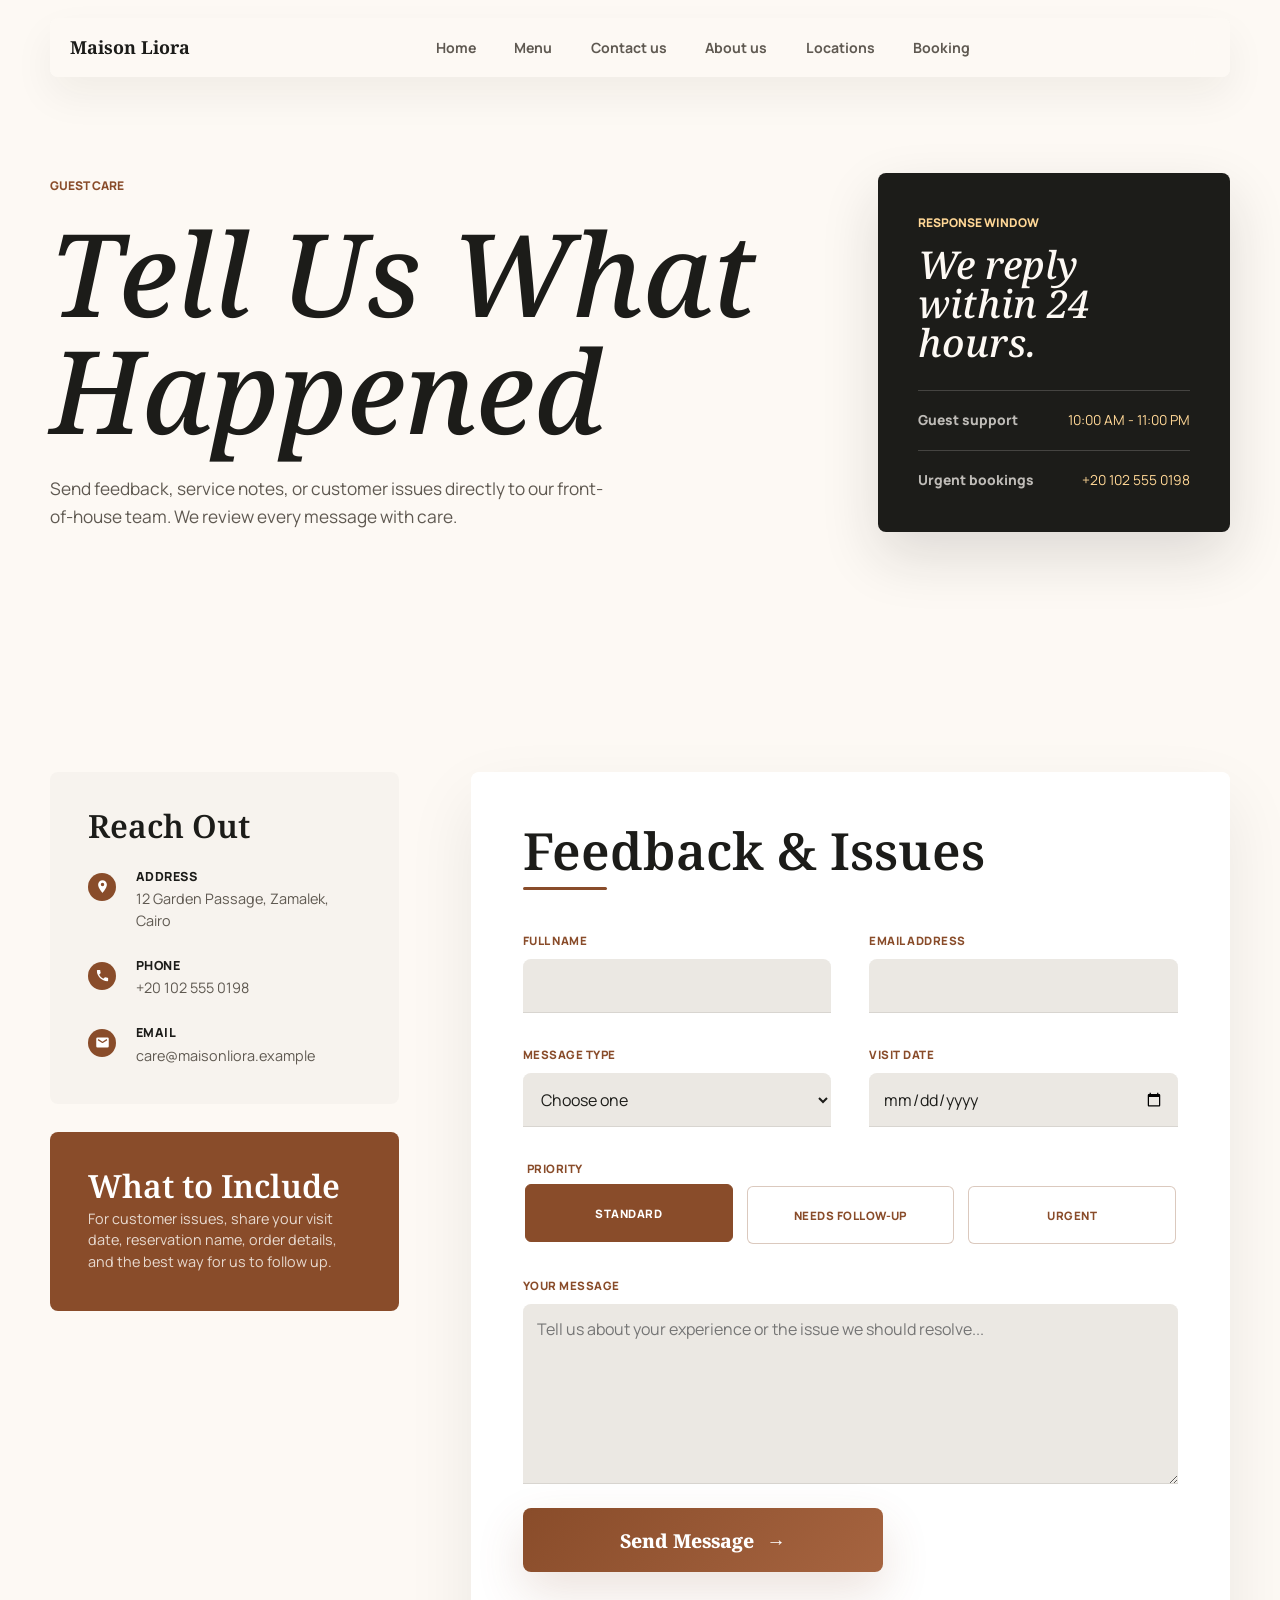
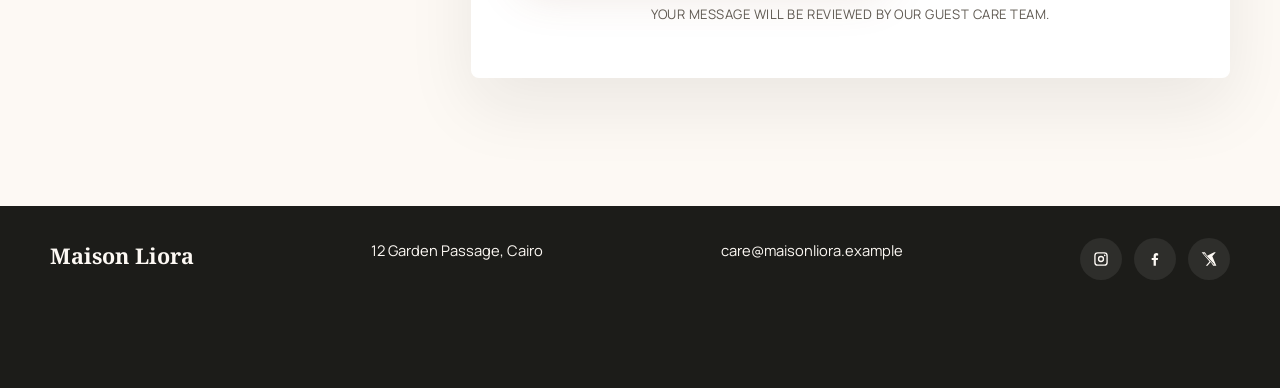
<file: contact.html>
<!doctype html>
<html lang="en">
  <head>
    <meta charset="UTF-8" />
    <meta name="viewport" content="width=device-width, initial-scale=1.0" />
    <title>Contact | Maison Liora</title>
    <link rel="preconnect" href="https://fonts.googleapis.com" />
    <link rel="preconnect" href="https://fonts.gstatic.com" crossorigin />
    <link
      href="https://fonts.googleapis.com/css2?family=Manrope:wght@400;500;600;700&family=Noto+Serif:ital,wght@0,500;0,600;0,700;1,500&display=swap"
      rel="stylesheet"
    />
    <link rel="stylesheet" href="style.css" />
  </head>
  <body>
    <header class="site-header about-header">
      <a class="brand" href="index.html#home">Maison Liora</a>
      <nav class="main-nav" aria-label="Primary navigation">
        <a href="index.html#home">Home</a>
        <a href="menu.html">Menu</a>
        <a href="contact.html" aria-current="page">Contact us</a>
        <a href="about.html">About us</a>
        <a href="locations.html">Locations</a>
        <a href="reservations.html">Booking</a>
      </nav>
    </header>

    <main class="contact-page">
      <section class="contact-hero about-section" aria-labelledby="contact-title">
        <div class="contact-hero-copy" data-reveal>
          <p class="eyebrow">Guest care</p>
          <h1 id="contact-title">Tell Us What Happened</h1>
          <p>
            Send feedback, service notes, or customer issues directly to our
            front-of-house team. We review every message with care.
          </p>
        </div>

        <aside class="contact-hours" data-reveal data-reveal-delay="140">
          <p class="eyebrow">Response window</p>
          <h2>We reply within 24 hours.</h2>
          <dl>
            <div>
              <dt>Guest support</dt>
              <dd>10:00 AM - 11:00 PM</dd>
            </div>
            <div>
              <dt>Urgent bookings</dt>
              <dd>+20 102 555 0198</dd>
            </div>
          </dl>
        </aside>
      </section>

      <section class="contact-layout about-section" aria-label="Contact options and feedback form">
        <aside class="contact-side" data-reveal>
          <div class="contact-card">
            <h2>Reach Out</h2>
            <article>
              <span aria-hidden="true">
                <svg viewBox="0 0 24 24">
                  <path d="M12 2a7 7 0 0 0-7 7c0 5.25 7 13 7 13s7-7.75 7-13a7 7 0 0 0-7-7Zm0 9.5A2.5 2.5 0 1 1 12 6a2.5 2.5 0 0 1 0 5.5Z" />
                </svg>
              </span>
              <div>
                <h3>Address</h3>
                <p>12 Garden Passage, Zamalek, Cairo</p>
              </div>
            </article>
            <article>
              <span aria-hidden="true">
                <svg viewBox="0 0 24 24">
                  <path d="M6.62 10.79a15.05 15.05 0 0 0 6.59 6.59l2.2-2.2a1 1 0 0 1 1.02-.24 11.36 11.36 0 0 0 3.57.57 1 1 0 0 1 1 1V20a1 1 0 0 1-1 1A17 17 0 0 1 3 4a1 1 0 0 1 1-1h3.5a1 1 0 0 1 1 1 11.36 11.36 0 0 0 .57 3.57 1 1 0 0 1-.24 1.02Z" />
                </svg>
              </span>
              <div>
                <h3>Phone</h3>
                <p>+20 102 555 0198</p>
              </div>
            </article>
            <article>
              <span aria-hidden="true">
                <svg viewBox="0 0 24 24">
                  <path d="M20 4H4a2 2 0 0 0-2 2v12a2 2 0 0 0 2 2h16a2 2 0 0 0 2-2V6a2 2 0 0 0-2-2Zm-.4 4.25-7.08 4.42a1 1 0 0 1-1.04 0L4.4 8.25 5.46 6.55 12 10.64l6.54-4.09Z" />
                </svg>
              </span>
              <div>
                <h3>Email</h3>
                <p>care@maisonliora.example</p>
              </div>
            </article>
          </div>

          <div class="issue-guide">
            <h2>What to Include</h2>
            <p>
              For customer issues, share your visit date, reservation name,
              order details, and the best way for us to follow up.
            </p>
          </div>
        </aside>

        <form class="feedback-form" data-contact-form data-reveal data-reveal-delay="120">
          <div class="form-heading">
            <h2>Feedback & Issues</h2>
          </div>

          <div class="form-grid form-row" data-reveal data-reveal-delay="80">
            <label>
              <span>Full name</span>
              <input type="text" name="name" autocomplete="name" required />
            </label>

            <label>
              <span>Email address</span>
              <input type="email" name="email" autocomplete="email" required />
            </label>
          </div>

          <div class="form-grid form-row" data-reveal data-reveal-delay="150">
            <label>
              <span>Message type</span>
              <select name="type" required>
                <option value="">Choose one</option>
                <option>General feedback</option>
                <option>Customer issue</option>
                <option>Food or allergy concern</option>
                <option>Private event request</option>
              </select>
            </label>

            <label>
              <span>Visit date</span>
              <input type="date" name="visit-date" />
            </label>
          </div>

          <fieldset class="issue-priority form-row" data-reveal data-reveal-delay="220">
            <legend>Priority</legend>
            <label>
              <input type="radio" name="priority" value="Standard" checked />
              <span>Standard</span>
            </label>
            <label>
              <input type="radio" name="priority" value="Needs follow-up" />
              <span>Needs follow-up</span>
            </label>
            <label>
              <input type="radio" name="priority" value="Urgent" />
              <span>Urgent</span>
            </label>
          </fieldset>

          <label class="full-field form-row" data-reveal data-reveal-delay="280">
            <span>Your message</span>
            <textarea
              name="message"
              placeholder="Tell us about your experience or the issue we should resolve..."
              required
            ></textarea>
          </label>

          <button class="button button-primary booking-submit form-row" type="submit" data-reveal data-reveal-delay="340">
            Send Message
          </button>
          <p class="confirmation-note" data-contact-message>
            Your message will be reviewed by our guest care team.
          </p>
        </form>
      </section>
    </main>

    <footer class="site-footer" id="contact">
      <p>Maison Liora</p>
      <p>12 Garden Passage, Cairo</p>
      <p>care@maisonliora.example</p>
      <div class="social-links" aria-label="Social media">
        <a href="https://instagram.com" target="_blank" rel="noreferrer" aria-label="Instagram">
          <svg viewBox="0 0 24 24" aria-hidden="true">
            <path
              d="M7.5 3h9A4.5 4.5 0 0 1 21 7.5v9a4.5 4.5 0 0 1-4.5 4.5h-9A4.5 4.5 0 0 1 3 16.5v-9A4.5 4.5 0 0 1 7.5 3Zm0 1.8A2.7 2.7 0 0 0 4.8 7.5v9a2.7 2.7 0 0 0 2.7 2.7h9a2.7 2.7 0 0 0 2.7-2.7v-9a2.7 2.7 0 0 0-2.7-2.7Zm9.45 1.35a1.05 1.05 0 1 1 0 2.1 1.05 1.05 0 0 1 0-2.1ZM12 7.8A4.2 4.2 0 1 1 7.8 12 4.2 4.2 0 0 1 12 7.8Zm0 1.8A2.4 2.4 0 1 0 14.4 12 2.4 2.4 0 0 0 12 9.6Z"
            />
          </svg>
        </a>
        <a href="https://facebook.com" target="_blank" rel="noreferrer" aria-label="Facebook">
          <svg viewBox="0 0 24 24" aria-hidden="true">
            <path
              d="M13.2 21v-7.56h2.54l.38-2.94H13.2V8.62c0-.85.24-1.43 1.46-1.43h1.56V4.56A21.37 21.37 0 0 0 13.94 4c-2.26 0-3.8 1.38-3.8 3.92v2.58H7.6v2.94h2.54V21Z"
            />
          </svg>
        </a>
        <a href="https://x.com" target="_blank" rel="noreferrer" aria-label="X">
          <svg viewBox="0 0 24 24" aria-hidden="true">
            <path
              d="M18.9 3H21l-4.58 5.24L21.8 21h-4.22l-3.3-4.98L9.92 21H7.8l4.9-5.6L2.2 3h4.33l2.98 4.57ZM18.16 19.2h1.17L5.9 4.71H4.64Z"
            />
          </svg>
        </a>
      </div>
    </footer>
    <script src="script.js"></script>
  </body>
</html>
</file>
<file: style.css>
:root {
  --surface: #fdf9f4;
  --surface-lowest: #ffffff;
  --surface-low: #f7f3ee;
  --surface-container: #f1ede8;
  --surface-high: #ebe8e3;
  --surface-highest: #e6e2dd;
  --on-surface: #1c1c19;
  --on-surface-soft: #5f5951;
  --primary: #894c2a;
  --primary-container: #a66440;
  --secondary-container: #ffd796;
  --on-primary: #ffffff;
  --shadow: rgba(28, 28, 25, 0.06);
  --radius: 8px;
  --max-width: 1180px;
}

* {
  box-sizing: border-box;
}

html {
  scroll-behavior: smooth;
}

body {
  margin: 0;
  background: var(--surface);
  color: var(--on-surface);
  font-family: "Manrope", Arial, sans-serif;
  font-size: 16px;
  line-height: 1.65;
}

img {
  display: block;
  width: 100%;
  height: 100%;
  object-fit: cover;
}

a {
  color: inherit;
  text-decoration: none;
}

h1,
h2,
h3,
p {
  margin: 0;
}

h1,
h2,
h3 {
  font-family: "Noto Serif", Georgia, serif;
  line-height: 1.02;
  letter-spacing: 0;
}

h1 {
  max-width: 760px;
  font-size: 8.4rem;
  font-weight: 700;
}

h2 {
  font-size: 5rem;
  font-weight: 600;
}

h3 {
  font-size: 1.75rem;
  font-weight: 600;
}

.site-header {
  position: fixed;
  z-index: 20;
  top: 18px;
  left: 50%;
  display: grid;
  width: min(calc(100% - 32px), var(--max-width));
  grid-template-columns: auto 1fr auto;
  align-items: center;
  gap: 24px;
  padding: 12px 14px 12px 20px;
  background: rgba(253, 249, 244, 0.82);
  box-shadow: 0 18px 42px var(--shadow);
  transform: translateX(-50%);
  backdrop-filter: blur(16px);
  border-radius: var(--radius);
}

.brand {
  font-family: "Noto Serif", Georgia, serif;
  font-size: 1.12rem;
  font-weight: 700;
}

.main-nav {
  display: flex;
  justify-content: center;
  gap: clamp(16px, 3vw, 42px);
  color: var(--on-surface-soft);
  font-size: 0.88rem;
  font-weight: 700;
}

.main-nav a {
  position: relative;
  display: inline-block;
  padding-block: 6px;
  opacity: 0;
  translate: 0 -14px;
  animation: nav-drop 0.55s ease forwards;
  transition:
    color 0.25s ease,
    transform 0.25s ease;
}

.main-nav a:nth-child(2) {
  animation-delay: 0.08s;
}

.main-nav a:nth-child(3) {
  animation-delay: 0.16s;
}

.main-nav a:nth-child(4) {
  animation-delay: 0.24s;
}

.main-nav a:nth-child(5) {
  animation-delay: 0.32s;
}

.main-nav a::after {
  position: absolute;
  right: 0;
  bottom: 0;
  left: 0;
  height: 2px;
  background: var(--primary);
  border-radius: 999px;
  content: "";
  transform: scaleX(0);
  transform-origin: right;
  transition: transform 0.3s ease;
}

.main-nav a:hover,
.main-nav a:focus-visible,
.text-link:hover,
.button-tertiary:hover {
  color: var(--primary);
}

.main-nav a:hover,
.main-nav a:focus-visible {
  transform: translateY(3px);
}

.main-nav a:hover::after,
.main-nav a:focus-visible::after {
  transform: scaleX(1);
  transform-origin: left;
}

.main-nav a:focus-visible {
  outline: 0;
}

@keyframes nav-drop {
  to {
    opacity: 1;
    translate: 0 0;
  }
}

.nav-cta {
  padding: 10px 16px;
  background: var(--secondary-container);
  color: var(--on-surface);
  font-size: 0.84rem;
  font-weight: 800;
  border-radius: var(--radius);
}

.button {
  display: inline-flex;
  min-height: 48px;
  align-items: center;
  justify-content: center;
  padding: 13px 22px;
  font-weight: 800;
  border: 0;
  border-radius: var(--radius);
  cursor: pointer;
  font-family: inherit;
}

.button-primary {
  position: relative;
  overflow: hidden;
  background: linear-gradient(135deg, var(--primary), var(--primary-container));
  color: var(--on-primary);
  box-shadow: 0 20px 48px rgba(137, 76, 42, 0.16);
  transition:
    transform 0.3s ease,
    box-shadow 0.3s ease,
    filter 0.3s ease;
}

.button-primary::after {
  position: absolute;
  inset: 0;
  background: linear-gradient(
    120deg,
    transparent 0%,
    rgba(255, 255, 255, 0.14) 42%,
    transparent 70%
  );
  content: "";
  transform: translateX(-130%);
  transition: transform 0.55s ease;
}

.button-primary:hover,
.button-primary:focus-visible {
  box-shadow: 0 26px 58px rgba(137, 76, 42, 0.24);
  filter: saturate(1.08);
  outline: 0;
  transform: translateY(-4px) scale(1.02);
}

.button-primary:hover::after,
.button-primary:focus-visible::after {
  transform: translateX(130%);
}

.button-tertiary {
  background: transparent;
  color: var(--primary);
  padding-inline: 6px;
}

.hero {
  position: relative;
  display: grid;
  min-height: 96vh;
  align-items: end;
  padding: 150px max(24px, calc((100vw - var(--max-width)) / 2)) 58px;
  overflow: hidden;
  color: var(--surface);
}

.hero::after {
  position: absolute;
  inset: 0;
  content: "";
  background: linear-gradient(
    90deg,
    rgba(28, 28, 25, 0.72),
    rgba(28, 28, 25, 0.18) 62%,
    rgba(28, 28, 25, 0.52)
  );
}

.hero-media {
  position: absolute;
  inset: 0;
}

.hero-media img {
  animation: hero-image-drift 16s ease-in-out infinite alternate;
  transform-origin: center;
}

.hero-copy {
  position: relative;
  z-index: 1;
  max-width: 820px;
}

.hero-copy > * {
  opacity: 0;
  animation: hero-copy-rise 0.9s cubic-bezier(0.2, 0.75, 0.22, 1) forwards;
}

.hero-copy .eyebrow {
  animation-delay: 0.18s;
}

.hero-copy h1 {
  animation-delay: 0.34s;
}

.hero-copy .hero-text {
  animation-delay: 0.5s;
}

.hero-copy .hero-actions {
  animation-delay: 0.66s;
}

.eyebrow {
  color: var(--primary);
  font-size: 0.75rem;
  font-weight: 800;
  letter-spacing: 0;
  text-transform: uppercase;
}

.hero .eyebrow {
  color: var(--secondary-container);
}

.hero-text {
  max-width: 590px;
  margin-top: 18px;
  color: rgba(253, 249, 244, 0.9);
  font-size: 1.28rem;
}

.hero-actions {
  display: flex;
  flex-wrap: wrap;
  gap: 18px;
  margin-top: 34px;
}

.hero-note {
  position: absolute;
  z-index: 2;
  right: max(24px, calc((100vw - var(--max-width)) / 2));
  bottom: 48px;
  width: min(330px, calc(100% - 48px));
  padding: 24px;
  background: rgba(253, 249, 244, 0.86);
  color: var(--on-surface);
  box-shadow: 0 24px 60px var(--shadow);
  backdrop-filter: blur(18px);
  border-radius: var(--radius);
  opacity: 0;
  animation: hero-note-rise 0.85s cubic-bezier(0.2, 0.75, 0.22, 1) 0.82s
    forwards;
}

.hero-note span,
.course {
  display: block;
  color: var(--primary);
  font-size: 0.72rem;
  font-weight: 900;
  text-transform: uppercase;
}

.hero-note strong {
  display: block;
  margin-top: 8px;
  font-family: "Noto Serif", Georgia, serif;
  font-size: 1.08rem;
  line-height: 1.35;
}

.section-pad {
  padding: clamp(76px, 11vw, 142px)
    max(24px, calc((100vw - var(--max-width)) / 2));
}

.intro {
  display: grid;
  grid-template-columns: minmax(190px, 0.75fr) minmax(0, 1.6fr);
  gap: clamp(36px, 7vw, 110px);
}

.intro-kicker {
  padding-top: 18px;
  color: var(--on-surface-soft);
  font-weight: 700;
}

.intro-copy p,
.feature-copy p,
.reserve-copy p,
.menu-card p,
.room-list p {
  color: var(--on-surface-soft);
}

.intro-copy p {
  max-width: 720px;
  margin-top: 28px;
  font-size: 1.08rem;
}

.learn-more-link {
  display: inline-flex;
  align-items: center;
  justify-self: start;
  gap: 10px;
  margin-top: 14px;
  padding: 12px 20px;
  background: var(--surface-lowest);
  color: var(--primary);
  box-shadow: 0 18px 42px var(--shadow);
  border-radius: 999px;
  font-weight: 800;
  transition:
    transform 0.28s ease,
    box-shadow 0.28s ease,
    background 0.28s ease,
    color 0.28s ease;
}

.learn-more-link::after {
  content: "\2192";
  transition: transform 0.28s ease;
}

.learn-more-link:hover,
.learn-more-link:focus-visible {
  background: var(--primary);
  color: var(--on-primary);
  box-shadow: 0 24px 54px rgba(137, 76, 42, 0.18);
  outline: 0;
  transform: translateY(-3px);
}

.learn-more-link:hover::after,
.learn-more-link:focus-visible::after {
  transform: translateX(4px);
}

.feature-band {
  display: grid;
  grid-template-columns: minmax(0, 1.05fr) minmax(320px, 0.8fr);
  gap: clamp(28px, 6vw, 78px);
  align-items: center;
  background: var(--surface-low);
}

.feature-image {
  min-height: clamp(420px, 56vw, 650px);
  margin-left: clamp(-54px, -4vw, 0px);
  overflow: hidden;
  border-radius: var(--radius);
}

.feature-copy {
  max-width: 500px;
}

.feature-copy p:not(.eyebrow) {
  margin-top: 22px;
}

.text-link {
  display: inline-flex;
  align-items: center;
  gap: 10px;
  margin-top: 30px;
  padding: 12px 20px;
  background: rgba(255, 255, 255, 0.72);
  color: var(--primary);
  box-shadow: 0 18px 42px rgba(28, 28, 25, 0.08);
  border-radius: 999px;
  font-weight: 900;
  transition:
    transform 0.28s ease,
    box-shadow 0.28s ease,
    background 0.28s ease,
    color 0.28s ease;
}

.text-link::after {
  content: "\2192";
  transition: transform 0.28s ease;
}

.text-link:hover,
.text-link:focus-visible {
  background: var(--primary);
  color: var(--on-primary);
  box-shadow: 0 24px 56px rgba(137, 76, 42, 0.2);
  outline: 0;
  transform: translateY(-3px);
}

.text-link:hover::after,
.text-link:focus-visible::after {
  transform: translateX(4px);
}

.section-heading {
  display: grid;
  grid-template-columns: 210px 1fr;
  gap: clamp(24px, 6vw, 86px);
  align-items: end;
  margin-bottom: 48px;
}

.menu-slider {
  display: grid;
  grid-template-columns: auto minmax(0, 520px) auto;
  gap: clamp(16px, 3vw, 28px);
  align-items: center;
  justify-content: center;
}

.menu-card-wrap {
  width: min(100%, 520px);
}

.menu-arrow {
  display: grid;
  width: 56px;
  height: 56px;
  place-items: center;
  background: var(--surface-lowest);
  color: var(--primary);
  border: 0;
  box-shadow: 0 18px 42px var(--shadow);
  border-radius: 999px;
  cursor: pointer;
  font-size: 1.5rem;
  transition:
    transform 0.25s ease,
    box-shadow 0.25s ease,
    background 0.25s ease;
}

.menu-arrow:hover,
.menu-arrow:focus-visible {
  background: var(--surface-low);
  box-shadow: 0 24px 54px rgba(28, 28, 25, 0.1);
  transform: translateY(-2px);
  outline: 0;
}

.menu-card {
  display: flex;
  min-height: 330px;
  flex-direction: column;
  gap: 18px;
  padding: clamp(24px, 3vw, 34px);
  background: var(--surface-lowest);
  box-shadow: 0 24px 54px var(--shadow);
  border-radius: var(--radius);
}

.menu-card-image {
  overflow: hidden;
  border-radius: calc(var(--radius) - 2px);
  aspect-ratio: 16 / 10;
}

.menu-card-image img {
  transition: transform 0.45s ease;
}

.menu-card:hover .menu-card-image img {
  transform: scale(1.04);
}

.menu-card[hidden] {
  display: none;
}

.menu-card.is-active {
  transform-origin: center bottom;
  will-change: opacity, transform;
}

.menu-card.is-entering-next {
  animation: menu-card-slide-next 0.58s cubic-bezier(0.18, 0.78, 0.25, 1)
    both;
}

.menu-card.is-entering-prev {
  animation: menu-card-slide-prev 0.58s cubic-bezier(0.18, 0.78, 0.25, 1)
    both;
}

.menu-card.is-muted {
  background: var(--surface-low);
}

.menu-card strong {
  margin-top: auto;
  color: var(--primary);
  font-size: 1.15rem;
}

.menu-actions {
  display: flex;
  justify-content: center;
  margin-top: 34px;
}

.menu-cta-button {
  min-width: 200px;
  gap: 10px;
  padding-inline: 32px;
  background: var(--surface-lowest);
  color: var(--primary);
  box-shadow: 0 18px 42px rgba(28, 28, 25, 0.08);
  border-radius: 999px;
  transition:
    transform 0.28s ease,
    box-shadow 0.28s ease,
    background 0.28s ease,
    color 0.28s ease;
}

.menu-cta-button::after {
  content: "\2192";
  transition: transform 0.28s ease;
}

.menu-cta-button:hover,
.menu-cta-button:focus-visible {
  background: var(--primary);
  color: var(--on-primary);
  box-shadow: 0 24px 56px rgba(137, 76, 42, 0.2);
  outline: 0;
  transform: translateY(-3px);
}

.menu-cta-button:hover::after,
.menu-cta-button:focus-visible::after {
  transform: translateX(4px);
}

.rooms {
  display: grid;
  grid-template-columns: minmax(240px, 0.72fr) minmax(0, 1.42fr);
  gap: clamp(32px, 7vw, 96px);
  background: var(--surface-container);
}

.rooms-copy {
  align-self: center;
}

.room-list {
  display: grid;
  grid-template-columns: 0.82fr 1fr;
  gap: clamp(18px, 3vw, 34px);
  align-items: end;
}

.room-list article {
  display: grid;
  gap: 14px;
  animation: room-card-rise 0.9s cubic-bezier(0.2, 0.75, 0.22, 1) both;
  animation-timeline: view();
  animation-range: entry 12% cover 38%;
}

.room-list img {
  height: clamp(300px, 37vw, 480px);
  border-radius: var(--radius);
  box-shadow: 0 24px 54px var(--shadow);
  transform-origin: center;
  will-change: transform;
  animation: room-photo-float 6.5s ease-in-out infinite alternate;
  transition:
    filter 0.35s ease,
    transform 0.55s cubic-bezier(0.2, 0.75, 0.22, 1),
    box-shadow 0.35s ease;
}

.room-list article:nth-child(2) img {
  animation-delay: 0.9s;
}

.room-list article:hover img {
  animation: none;
  filter: saturate(1.08) contrast(1.04);
  box-shadow: 0 32px 70px rgba(28, 28, 25, 0.13);
  transform: translateY(-10px) scale(1.035);
}

.room-list article:first-child {
  margin-bottom: 76px;
}

@keyframes hero-copy-rise {
  from {
    opacity: 0;
    transform: translateY(28px);
  }

  to {
    opacity: 1;
    transform: translateY(0);
  }
}

@keyframes hero-note-rise {
  from {
    opacity: 0;
    transform: translateY(18px);
  }

  to {
    opacity: 1;
    transform: translateY(0);
  }
}

@keyframes hero-image-drift {
  from {
    transform: scale(1.03);
  }

  to {
    transform: scale(1.09) translate3d(-1.4%, -1.2%, 0);
  }
}

@keyframes room-photo-float {
  from {
    transform: translateY(0) scale(1);
  }

  to {
    transform: translateY(-12px) scale(1.025);
  }
}

@keyframes room-card-rise {
  from {
    opacity: 0;
    transform: translateY(42px);
  }

  to {
    opacity: 1;
    transform: translateY(0);
  }
}

@keyframes menu-card-slide-next {
  from {
    opacity: 0;
    transform: translate3d(54px, 16px, 0) rotate(1.6deg) scale(0.97);
  }

  62% {
    opacity: 1;
    transform: translate3d(-6px, -2px, 0) rotate(-0.25deg) scale(1.01);
  }

  to {
    opacity: 1;
    transform: translate3d(0, 0, 0) rotate(0) scale(1);
  }
}

@keyframes menu-card-slide-prev {
  from {
    opacity: 0;
    transform: translate3d(-54px, 16px, 0) rotate(-1.6deg) scale(0.97);
  }

  62% {
    opacity: 1;
    transform: translate3d(6px, -2px, 0) rotate(0.25deg) scale(1.01);
  }

  to {
    opacity: 1;
    transform: translate3d(0, 0, 0) rotate(0) scale(1);
  }
}

.reserve {
  display: grid;
  grid-template-columns: minmax(0, 0.9fr) minmax(340px, 0.86fr);
  gap: clamp(32px, 7vw, 92px);
  align-items: center;
}

.reserve-copy p:not(.eyebrow) {
  max-width: 520px;
  margin-top: 22px;
}

.reservation-form {
  display: grid;
  gap: 18px;
  padding: clamp(24px, 4vw, 42px);
  background: var(--surface-low);
  box-shadow: 0 28px 66px var(--shadow);
  border-radius: var(--radius);
}

.reservation-form label {
  display: grid;
  gap: 7px;
  color: var(--primary);
  font-size: 0.76rem;
  font-weight: 900;
  text-transform: uppercase;
}

input,
select,
textarea {
  width: 100%;
  min-height: 54px;
  padding: 12px 14px;
  background: var(--surface-high);
  color: var(--on-surface);
  border: 0;
  box-shadow: inset 0 -1px 0 rgba(120, 113, 104, 0.16);
  border-radius: var(--radius) var(--radius) 0 0;
  font: inherit;
  transition:
    background 0.22s ease,
    box-shadow 0.22s ease,
    transform 0.22s ease;
}

input:focus,
select:focus,
textarea:focus {
  outline: 0;
  box-shadow:
    inset 0 -2px 0 var(--primary),
    0 10px 30px rgba(137, 76, 42, 0.08);
}

textarea {
  min-height: 112px;
  resize: vertical;
}

.site-footer {
  display: flex;
  flex-wrap: wrap;
  justify-content: space-between;
  gap: 18px;
  padding: 32px max(24px, calc((100vw - var(--max-width)) / 2)) 108px;
  background: var(--on-surface);
  color: var(--surface);
  font-size: 0.92rem;
}

.site-footer p:first-child {
  font-family: "Noto Serif", Georgia, serif;
  font-size: 1.35rem;
  font-weight: 700;
}

.social-links {
  display: flex;
  gap: 12px;
  align-items: center;
}

.social-links a {
  display: grid;
  width: 42px;
  height: 42px;
  place-items: center;
  background: rgba(253, 249, 244, 0.08);
  border-radius: 999px;
  transition:
    transform 0.25s ease,
    background 0.25s ease,
    color 0.25s ease;
}

.social-links a:hover,
.social-links a:focus-visible {
  background: var(--secondary-container);
  color: var(--on-surface);
  outline: 0;
  transform: translateY(-2px);
}

.social-links svg {
  width: 18px;
  height: 18px;
  fill: currentColor;
}

.reservation-dock {
  position: fixed;
  z-index: 30;
  right: 16px;
  bottom: 16px;
  left: 16px;
  display: none;
  align-items: center;
  justify-content: space-between;
  gap: 16px;
  padding: 12px;
  background: rgba(253, 249, 244, 0.86);
  box-shadow: 0 18px 44px var(--shadow);
  backdrop-filter: blur(18px);
  border-radius: var(--radius);
}

.reservation-dock span {
  font-family: "Noto Serif", Georgia, serif;
  font-weight: 700;
}

.about-header {
  position: sticky;
  top: 18px;
  left: auto;
  right: auto;
  width: min(calc(100% - 32px), var(--max-width));
  margin: 18px auto 0;
  transform: none;
}

.about-section {
  padding: clamp(72px, 10vw, 132px)
    max(24px, calc((100vw - var(--max-width)) / 2));
}

.about-story {
  display: grid;
  grid-template-columns: minmax(0, 1.08fr) minmax(320px, 0.72fr);
  gap: clamp(34px, 8vw, 104px);
  align-items: end;
  padding-top: clamp(58px, 8vw, 96px);
}

.about-copy {
  max-width: 690px;
}

.about-copy h1 {
  margin-top: 18px;
  font-size: clamp(2.35rem, 6.5vw, 4.9rem);
  font-style: italic;
  font-weight: 500;
  line-height: 1;
}

.about-title-line {
  display: block;
  white-space: nowrap;
}

.about-copy h1 em {
  color: var(--primary);
  font-style: inherit;
}

.about-copy p:not(.eyebrow),
.origin-copy p,
.craft-copy p {
  max-width: 520px;
  margin-top: 24px;
  color: var(--on-surface-soft);
}

.portrait-frame {
  overflow: hidden;
  aspect-ratio: 4 / 5;
  border-radius: var(--radius);
  box-shadow: 0 24px 58px rgba(28, 28, 25, 0.12);
}

.portrait-frame img,
.origin-gallery img,
.craft-grid img {
  transform: scale(1.04);
  transition:
    transform 0.8s cubic-bezier(0.2, 0.75, 0.22, 1),
    filter 0.45s ease,
    box-shadow 0.45s ease;
}

.chef-philosophy {
  position: relative;
  display: grid;
  justify-items: center;
  background: var(--surface-low);
  text-align: center;
}

.quote-mark {
  position: absolute;
  color: rgba(137, 76, 42, 0.08);
  font-family: "Noto Serif", Georgia, serif;
  font-size: clamp(8rem, 18vw, 15rem);
  line-height: 1;
  transform: translateY(-18%);
}

.chef-symbol {
  position: relative;
  z-index: 1;
  display: grid;
  width: 42px;
  height: 42px;
  place-items: center;
  margin-bottom: 18px;
  color: var(--primary);
  border: 1px solid rgba(137, 76, 42, 0.26);
  border-radius: 999px;
  font-family: "Noto Serif", Georgia, serif;
  font-size: 0.72rem;
  font-weight: 700;
}

.chef-philosophy h2,
.origin h2,
.craft h2,
.about-cta h2 {
  font-size: clamp(2.8rem, 6vw, 5.3rem);
}

.chef-philosophy blockquote {
  max-width: 650px;
  margin: 26px 0 0;
  color: var(--on-surface-soft);
  font-family: "Noto Serif", Georgia, serif;
  font-size: clamp(1.3rem, 2.5vw, 2rem);
  font-style: italic;
  line-height: 1.45;
}

.chef-credit {
  margin-top: 38px;
  color: var(--primary);
  font-size: 0.76rem;
  font-weight: 900;
  text-transform: uppercase;
}

.chef-role {
  color: var(--on-surface-soft);
  font-size: 0.76rem;
  font-weight: 700;
  text-transform: uppercase;
}

.origin {
  display: grid;
  grid-template-columns: minmax(290px, 0.82fr) minmax(0, 1fr);
  gap: clamp(34px, 8vw, 96px);
  align-items: center;
}

.origin-copy {
  max-width: 600px;
}

.origin-stats {
  display: grid;
  grid-template-columns: repeat(2, minmax(0, 1fr));
  gap: 22px;
  margin-top: 32px;
}

.origin-stats article {
  display: grid;
  gap: 7px;
}

.origin-stats strong {
  color: var(--primary);
  font-family: "Noto Serif", Georgia, serif;
  font-size: 1.8rem;
  line-height: 1;
}

.origin-stats span {
  color: var(--on-surface-soft);
  font-size: 0.86rem;
  line-height: 1.45;
}

.origin-gallery {
  display: grid;
  gap: 22px;
}

.origin-gallery img:first-child {
  aspect-ratio: 5 / 4;
}

.origin-gallery img:last-child {
  aspect-ratio: 16 / 9;
}

.origin-gallery img,
.craft-grid img {
  border-radius: var(--radius);
  box-shadow: 0 22px 52px rgba(28, 28, 25, 0.1);
}

.portrait-frame:hover img,
.origin-gallery img:hover,
.craft-grid img:hover {
  filter: saturate(1.08) contrast(1.04);
  transform: scale(1.09);
}

.craft {
  display: grid;
  grid-template-columns: minmax(260px, 0.72fr) minmax(0, 1.2fr);
  gap: clamp(34px, 8vw, 100px);
  align-items: start;
  background: var(--surface-low);
}

.craft-copy {
  position: sticky;
  top: 130px;
}

.food-word {
  position: relative;
  display: inline-block;
  color: var(--primary);
  font-style: italic;
}

.food-word::after {
  position: absolute;
  right: -0.08em;
  bottom: -0.16em;
  left: 0.02em;
  height: 0.18em;
  background:
    radial-gradient(circle at 8% 55%, var(--primary) 0 8%, transparent 9%),
    linear-gradient(90deg, var(--primary), var(--primary-container));
  border-radius: 999px 48% 999px 40%;
  content: "";
  opacity: 0.86;
  transform: rotate(-2deg);
  transform-origin: left center;
}

.food-word::before {
  position: absolute;
  right: -0.28em;
  top: -0.16em;
  color: var(--primary-container);
  content: "\2022";
  font-family: "Manrope", Arial, sans-serif;
  font-size: 0.28em;
  line-height: 1;
}

.craft-grid {
  display: grid;
  gap: 22px;
}

.craft-grid img:nth-child(1) {
  aspect-ratio: 16 / 10;
}

.craft-grid img:nth-child(2) {
  aspect-ratio: 4 / 3;
}

.craft-grid img:nth-child(3) {
  aspect-ratio: 16 / 9;
}

.about-cta {
  display: grid;
  justify-items: center;
  gap: 28px;
  text-align: center;
}

.about-cta h2 {
  max-width: 650px;
}

[data-reveal] {
  opacity: 0;
  transform: translate3d(0, 34px, 0);
  transition:
    opacity 0.9s cubic-bezier(0.2, 0.75, 0.22, 1),
    transform 0.9s cubic-bezier(0.2, 0.75, 0.22, 1);
  will-change: opacity, transform;
}

[data-reveal].is-visible {
  opacity: 1;
  transform: translate3d(0, 0, 0);
}

.about-story .eyebrow,
.about-story h1,
.about-story p,
.chef-symbol,
.chef-philosophy h2,
.chef-philosophy blockquote,
.chef-credit,
.chef-role,
.about-cta h2,
.about-cta .button {
  opacity: 0;
  transform: translateY(18px);
}

.is-visible .eyebrow,
.is-visible h1,
.is-visible p,
.is-visible .chef-symbol,
.is-visible h2,
.is-visible blockquote,
.is-visible .chef-credit,
.is-visible .chef-role,
.is-visible .button {
  animation: about-line-rise 0.72s cubic-bezier(0.2, 0.75, 0.22, 1) forwards;
}

.is-visible h1,
.is-visible h2 {
  animation-delay: 0.1s;
}

.is-visible p,
.is-visible blockquote {
  animation-delay: 0.2s;
}

.is-visible .button,
.is-visible .chef-credit {
  animation-delay: 0.3s;
}

@keyframes about-line-rise {
  to {
    opacity: 1;
    transform: translateY(0);
  }
}

.reservation-hero {
  display: grid;
  grid-template-columns: minmax(280px, 0.72fr) minmax(0, 1.2fr);
  gap: clamp(36px, 8vw, 96px);
  align-items: center;
  padding-top: clamp(58px, 8vw, 96px);
}

.reservation-hero-copy h1 {
  margin-top: 22px;
  font-size: clamp(5rem, 10vw, 8.8rem);
  font-weight: 500;
  line-height: 0.92;
}

.reservation-hero-copy h1 span {
  display: block;
  color: var(--primary);
  font-style: italic;
}

.reservation-hero-copy p:not(.eyebrow) {
  max-width: 510px;
  margin-top: 30px;
  color: var(--on-surface-soft);
  font-size: 1.08rem;
}

.reservation-hero-media {
  position: relative;
  min-height: clamp(360px, 44vw, 540px);
  overflow: visible;
}

.reservation-hero-media > img {
  border-radius: var(--radius);
  box-shadow: 0 24px 58px rgba(28, 28, 25, 0.12);
  transform: scale(1.03);
  transition:
    transform 1.2s cubic-bezier(0.2, 0.75, 0.22, 1),
    filter 0.45s ease;
}

.reservation-hero-media.is-visible > img {
  animation: reservation-photo-settle 1.2s cubic-bezier(0.2, 0.75, 0.22, 1)
    forwards;
}

.reservation-hero-media:hover > img,
.private-room-card:hover img {
  filter: saturate(1.08) contrast(1.04);
  transform: scale(1.07);
}

.reservation-feature {
  position: absolute;
  bottom: -48px;
  left: clamp(-38px, -4vw, -18px);
  width: min(330px, 72%);
  padding: 30px;
  background: var(--surface-lowest);
  box-shadow: 0 24px 58px rgba(28, 28, 25, 0.1);
  border-radius: var(--radius);
}

.reservation-feature.is-visible {
  animation: reservation-card-float 5.8s ease-in-out 0.85s infinite alternate;
}

.reservation-feature span {
  color: var(--primary);
  font-family: "Noto Serif", Georgia, serif;
  font-size: 1.6rem;
  line-height: 1;
}

.reservation-feature h2 {
  margin-top: 16px;
  font-size: 1.55rem;
}

.reservation-feature p {
  margin-top: 12px;
  color: var(--on-surface-soft);
  font-size: 0.92rem;
  line-height: 1.55;
}

.reservation-layout {
  display: grid;
  grid-template-columns: minmax(250px, 0.52fr) minmax(0, 1.15fr);
  gap: clamp(34px, 6vw, 72px);
  align-items: start;
  padding-top: clamp(80px, 12vw, 150px);
}

.reservation-side {
  display: grid;
  gap: 46px;
}

.policy-card {
  display: grid;
  gap: 30px;
  padding: clamp(26px, 4vw, 42px);
  background: var(--surface-low);
  border-radius: var(--radius);
}

.policy-card h2 {
  font-size: 2.1rem;
}

.policy-card article {
  display: grid;
  grid-template-columns: 36px 1fr;
  gap: 14px;
}

.policy-card article.is-visible > span {
  animation: policy-dot-pop 0.58s cubic-bezier(0.2, 0.75, 0.22, 1) both;
}

.policy-card article > span {
  display: grid;
  width: 26px;
  height: 26px;
  place-items: center;
  margin-top: 2px;
  background: var(--primary);
  color: var(--on-primary);
  border-radius: 999px;
  font-size: 0.68rem;
  font-weight: 900;
}

.policy-card h3 {
  font-family: "Manrope", Arial, sans-serif;
  font-size: 1rem;
  line-height: 1.3;
}

.policy-card p {
  margin-top: 5px;
  color: var(--on-surface-soft);
  font-size: 0.88rem;
  line-height: 1.45;
}

.private-room-card {
  position: relative;
  min-height: 320px;
  overflow: hidden;
  color: var(--surface);
  border-radius: var(--radius);
  box-shadow: 0 24px 58px rgba(28, 28, 25, 0.11);
}

.private-room-card img {
  transform: scale(1.03);
  transition:
    transform 0.8s cubic-bezier(0.2, 0.75, 0.22, 1),
    filter 0.45s ease;
}

.private-room-card::after {
  position: absolute;
  inset: 0;
  background: linear-gradient(
    180deg,
    rgba(28, 28, 25, 0.08),
    rgba(28, 28, 25, 0.72)
  );
  content: "";
}

.private-room-card div {
  position: absolute;
  z-index: 1;
  right: 24px;
  bottom: 24px;
  left: 24px;
  transition:
    opacity 0.22s ease,
    transform 0.22s ease;
}

.private-room-card h2 {
  font-size: 1.45rem;
}

.private-room-card p {
  max-width: 250px;
  margin-top: 8px;
  color: rgba(253, 249, 244, 0.86);
  font-size: 0.92rem;
  line-height: 1.45;
}

.private-room-card.is-changing img {
  filter: saturate(0.82) contrast(0.96);
  transform: scale(1.1);
}

.private-room-card.is-changing div {
  opacity: 0;
  transform: translateY(10px);
}

.booking-form {
  display: grid;
  gap: 32px;
  padding: clamp(28px, 5vw, 52px);
  background: var(--surface-lowest);
  box-shadow: 0 28px 68px rgba(28, 28, 25, 0.08);
  border-radius: var(--radius);
}

.booking-form.is-visible {
  animation: reservation-form-glow 0.9s ease 0.3s both;
}

.form-row[data-reveal] {
  transform: translate3d(0, 22px, 0);
}

.booking-form input:focus,
.booking-form select:focus,
.booking-form textarea:focus {
  transform: translateY(-2px);
}

.booking-form label:focus-within > span {
  color: var(--primary-container);
}

@keyframes reservation-photo-settle {
  from {
    clip-path: inset(8% 8% 8% 8% round var(--radius));
    transform: scale(1.1);
  }

  to {
    clip-path: inset(0 0 0 0 round var(--radius));
    transform: scale(1.03);
  }
}

@keyframes reservation-card-float {
  from {
    transform: translate3d(0, 0, 0);
  }

  to {
    transform: translate3d(0, -10px, 0);
  }
}

@keyframes policy-dot-pop {
  from {
    opacity: 0;
    transform: scale(0.62) rotate(-12deg);
  }

  68% {
    opacity: 1;
    transform: scale(1.12) rotate(4deg);
  }

  to {
    opacity: 1;
    transform: scale(1) rotate(0);
  }
}

@keyframes reservation-form-glow {
  from {
    box-shadow: 0 18px 42px rgba(137, 76, 42, 0.02);
  }

  to {
    box-shadow: 0 28px 68px rgba(28, 28, 25, 0.08);
  }
}

.form-heading h2 {
  position: relative;
  display: inline-block;
  font-size: clamp(2.5rem, 4vw, 4rem);
}

.form-heading h2::after {
  position: absolute;
  right: 0;
  bottom: -14px;
  left: 0;
  width: 84px;
  height: 3px;
  background: var(--primary);
  border-radius: 999px;
  content: "";
}

.form-grid {
  display: grid;
  grid-template-columns: repeat(2, minmax(0, 1fr));
  gap: 28px 38px;
}

.booking-form label,
.time-slots,
.room-options {
  display: grid;
  gap: 9px;
}

.booking-form label > span,
.time-slots legend,
.room-options legend {
  color: var(--primary);
  font-size: 0.72rem;
  font-weight: 900;
  letter-spacing: 0.04em;
  text-transform: uppercase;
}

.time-slots {
  grid-template-columns: repeat(4, minmax(0, 1fr));
  gap: 14px;
  padding: 0;
  border: 0;
}

.time-slots legend {
  grid-column: 1 / -1;
  margin-bottom: 8px;
}

.time-slots label {
  display: block;
}

.time-slots input {
  position: absolute;
  opacity: 0;
  pointer-events: none;
}

.time-slots span {
  display: grid;
  min-height: 56px;
  place-items: center;
  border: 1px solid rgba(137, 76, 42, 0.3);
  background: var(--surface-lowest);
  color: var(--on-surface);
  border-radius: calc(var(--radius) - 2px);
  cursor: pointer;
  font-weight: 600;
  transition:
    background 0.22s ease,
    color 0.22s ease,
    border-color 0.22s ease,
    transform 0.22s ease;
}

.time-slots input:checked + span,
.time-slots span:hover {
  background: var(--primary);
  color: var(--on-primary);
  border-color: var(--primary);
  transform: translateY(-2px);
}

.room-options {
  grid-template-columns: repeat(2, minmax(0, 1fr));
  gap: 14px;
  padding: 0;
  border: 0;
}

.room-options legend {
  grid-column: 1 / -1;
  margin-bottom: 8px;
}

.room-options label {
  display: block;
}

.room-options input {
  position: absolute;
  opacity: 0;
  pointer-events: none;
}

.room-options span {
  display: grid;
  min-height: 108px;
  align-content: center;
  gap: 8px;
  padding: 18px;
  background: var(--surface-low);
  border: 1px solid rgba(137, 76, 42, 0.18);
  border-radius: var(--radius);
  cursor: pointer;
  transition:
    background 0.22s ease,
    border-color 0.22s ease,
    box-shadow 0.22s ease,
    color 0.22s ease,
    transform 0.22s ease;
}

.room-options strong {
  font-family: "Noto Serif", Georgia, serif;
  font-size: 1.2rem;
  line-height: 1.1;
}

.room-options small {
  color: var(--on-surface-soft);
  font-size: 0.82rem;
  line-height: 1.45;
}

.room-options input:checked + span,
.room-options span:hover {
  background: var(--primary);
  border-color: var(--primary);
  box-shadow: 0 18px 42px rgba(137, 76, 42, 0.16);
  color: var(--on-primary);
  transform: translateY(-2px);
}

.room-options input:checked + span small,
.room-options span:hover small {
  color: rgba(253, 249, 244, 0.82);
}

.form-note,
.confirmation-note {
  color: var(--on-surface-soft);
  font-size: 0.82rem;
}

.form-note {
  justify-self: start;
  max-width: 420px;
  margin: -4px 0 4px;
  font-style: italic;
  line-height: 1.45;
}

.full-field {
  grid-column: 1 / -1;
}

.booking-submit {
  width: 100%;
  min-height: 64px;
  margin-top: 14px;
  font-family: "Noto Serif", Georgia, serif;
  font-size: 1.2rem;
}

.booking-submit::before {
  content: "";
}

.booking-submit::after {
  position: static;
  width: auto;
  height: auto;
  margin-left: 12px;
  background: none;
  content: "\2192";
  transform: none;
}

.booking-submit:hover::after,
.booking-submit:focus-visible::after {
  transform: translateX(4px);
}

.confirmation-note {
  text-align: center;
  text-transform: uppercase;
  letter-spacing: 0.04em;
}

.confirmation-note.is-confirmed {
  color: var(--primary);
  font-weight: 900;
}

.contact-page {
  overflow: hidden;
}

.contact-hero {
  display: grid;
  grid-template-columns: minmax(0, 1fr) minmax(300px, 0.48fr);
  gap: clamp(34px, 8vw, 96px);
  align-items: end;
  padding-top: clamp(58px, 8vw, 96px);
}

.contact-hero-copy {
  max-width: 780px;
}

.contact-hero-copy h1 {
  margin-top: 18px;
  font-size: clamp(4.6rem, 9vw, 8.2rem);
  font-style: italic;
  font-weight: 500;
}

.contact-hero-copy p:not(.eyebrow) {
  max-width: 560px;
  margin-top: 26px;
  color: var(--on-surface-soft);
  font-size: 1.08rem;
}

.contact-hours {
  padding: clamp(26px, 4vw, 40px);
  background: var(--on-surface);
  color: var(--surface);
  box-shadow: 0 24px 58px rgba(28, 28, 25, 0.14);
  border-radius: var(--radius);
}

.contact-hours .eyebrow,
.contact-hours dd {
  color: var(--secondary-container);
}

.contact-hours h2 {
  margin-top: 12px;
  font-size: clamp(2rem, 3vw, 3rem);
  font-style: italic;
  font-weight: 500;
}

.contact-hours dl {
  display: grid;
  gap: 18px;
  margin: 28px 0 0;
}

.contact-hours div {
  display: flex;
  justify-content: space-between;
  gap: 18px;
  padding-top: 18px;
  border-top: 1px solid rgba(253, 249, 244, 0.18);
}

.contact-hours dt,
.contact-hours dd {
  margin: 0;
  font-size: 0.86rem;
}

.contact-hours dt {
  color: rgba(253, 249, 244, 0.72);
  font-weight: 800;
}

.contact-layout {
  display: grid;
  grid-template-columns: minmax(260px, 0.46fr) minmax(0, 1fr);
  gap: clamp(34px, 6vw, 72px);
  align-items: start;
  padding-top: clamp(64px, 9vw, 112px);
}

.contact-side {
  display: grid;
  gap: 28px;
}

.contact-card,
.issue-guide {
  padding: clamp(26px, 4vw, 38px);
  background: var(--surface-low);
  border-radius: var(--radius);
}

.contact-card {
  display: grid;
  gap: 28px;
}

.contact-card h2,
.issue-guide h2 {
  font-size: 2rem;
}

.contact-card article {
  display: grid;
  grid-template-columns: 34px minmax(0, 1fr);
  gap: 14px;
}

.contact-card article > span {
  display: grid;
  width: 28px;
  height: 28px;
  place-items: center;
  margin-top: 2px;
  background: var(--primary);
  color: var(--on-primary);
  border-radius: 999px;
}

.contact-card svg {
  width: 15px;
  height: 15px;
  fill: currentColor;
}

.contact-card h3 {
  font-family: "Manrope", Arial, sans-serif;
  font-size: 0.78rem;
  font-weight: 900;
  letter-spacing: 0.04em;
  text-transform: uppercase;
}

.contact-card p,
.issue-guide p {
  margin-top: 5px;
  color: var(--on-surface-soft);
  font-size: 0.9rem;
  line-height: 1.5;
}

.issue-guide {
  background: var(--primary);
  color: var(--on-primary);
}

.issue-guide p {
  color: rgba(253, 249, 244, 0.82);
}

.feedback-form {
  display: grid;
  gap: 32px;
  padding: clamp(28px, 5vw, 52px);
  background: var(--surface-lowest);
  box-shadow: 0 28px 68px rgba(28, 28, 25, 0.08);
  border-radius: var(--radius);
}

.feedback-form input:focus,
.feedback-form select:focus,
.feedback-form textarea:focus {
  transform: translateY(-2px);
}

.feedback-form label,
.issue-priority {
  display: grid;
  gap: 9px;
}

.feedback-form label > span,
.issue-priority legend {
  color: var(--primary);
  font-size: 0.72rem;
  font-weight: 900;
  letter-spacing: 0.04em;
  text-transform: uppercase;
}

.issue-priority {
  grid-template-columns: repeat(3, minmax(0, 1fr));
  gap: 14px;
  padding: 0;
  border: 0;
}

.issue-priority legend {
  grid-column: 1 / -1;
  margin-bottom: 8px;
}

.issue-priority label {
  display: block;
}

.issue-priority input {
  position: absolute;
  opacity: 0;
  pointer-events: none;
}

.issue-priority span {
  display: grid;
  min-height: 58px;
  place-items: center;
  padding: 10px;
  border: 1px solid rgba(137, 76, 42, 0.3);
  background: var(--surface-lowest);
  border-radius: calc(var(--radius) - 2px);
  cursor: pointer;
  font-weight: 700;
  text-align: center;
  transition:
    background 0.22s ease,
    color 0.22s ease,
    border-color 0.22s ease,
    transform 0.22s ease;
}

.issue-priority input:checked + span,
.issue-priority span:hover {
  background: var(--primary);
  color: var(--on-primary);
  border-color: var(--primary);
  transform: translateY(-2px);
}

.feedback-form textarea {
  min-height: 180px;
}

.feedback-form .booking-submit {
  max-width: 360px;
}

.locations-page {
  min-height: 100vh;
  background: var(--surface);
  color: var(--on-surface);
  font-family: "Manrope", Arial, sans-serif;
}

.locations-main {
  width: min(calc(100% - 48px), var(--max-width));
  margin: 0 auto;
  padding-bottom: clamp(72px, 9vw, 120px);
}

.locations-hero {
  display: grid;
  justify-items: center;
  padding: clamp(72px, 8vw, 108px) 0 clamp(52px, 6vw, 78px);
  text-align: center;
}

.locations-eyebrow {
  color: var(--primary);
  font-size: 0.76rem;
  font-weight: 900;
  letter-spacing: 0.16em;
  text-transform: uppercase;
}

.locations-hero h1 {
  max-width: 760px;
  margin-top: 14px;
  font-size: clamp(4.2rem, 8vw, 7rem);
  font-style: italic;
  font-weight: 500;
  line-height: 0.95;
}

.locations-title-accent {
  position: relative;
  display: inline-block;
  color: var(--primary);
}

.locations-title-accent::after {
  position: absolute;
  right: 0.04em;
  bottom: -0.08em;
  left: 0.04em;
  height: 0.12em;
  background: var(--secondary-container);
  border-radius: 999px;
  content: "";
  opacity: 0.9;
  transform: rotate(-1.5deg);
  z-index: -1;
}

.locations-hero p:not(.locations-eyebrow) {
  max-width: 610px;
  margin-top: 22px;
  color: var(--on-surface-soft);
  font-size: 1.02rem;
  line-height: 1.6;
}

.venue-list {
  display: grid;
  gap: clamp(28px, 4vw, 46px);
}

.venue-card {
  display: grid;
  grid-template-columns: minmax(280px, 0.9fr) minmax(0, 1fr);
  align-items: stretch;
  height: clamp(500px, 42vw, 560px);
  overflow: hidden;
  background:
    linear-gradient(135deg, rgba(255, 215, 150, 0.12), transparent 42%),
    var(--surface-lowest);
  box-shadow: 0 24px 58px rgba(28, 28, 25, 0.08);
  border-radius: var(--radius);
  border: 1px solid rgba(137, 76, 42, 0.12);
  transition:
    border-color 0.28s ease,
    box-shadow 0.28s ease,
    transform 0.28s ease;
}

.venue-card:nth-child(even) {
  grid-template-columns: minmax(0, 1fr) minmax(280px, 0.9fr);
}

.venue-card:nth-child(even) .venue-image {
  order: 2;
}

.venue-card:hover {
  border-color: rgba(137, 76, 42, 0.28);
  box-shadow: 0 30px 70px rgba(28, 28, 25, 0.13);
  transform: translateY(-4px);
}

.venue-image {
  position: relative;
  height: 100%;
  overflow: hidden;
  min-height: 100%;
  background: var(--surface-container);
}

.venue-image::after {
  position: absolute;
  inset: 0;
  background: linear-gradient(
    180deg,
    rgba(28, 28, 25, 0.02),
    rgba(28, 28, 25, 0.22)
  );
  content: "";
}

.venue-image img {
  transition:
    filter 0.35s ease,
    transform 0.7s cubic-bezier(0.2, 0.75, 0.22, 1);
}

.venue-card:hover .venue-image img {
  filter: saturate(1.06) contrast(1.03);
  transform: scale(1.06);
}

.venue-copy {
  position: relative;
  display: grid;
  grid-template-rows: auto auto auto 1fr auto;
  align-content: start;
  min-height: 0;
  padding: clamp(32px, 5vw, 62px);
}

.venue-copy::before {
  width: 54px;
  height: 3px;
  margin-bottom: 22px;
  background: var(--primary);
  border-radius: 999px;
  content: "";
}

.venue-number {
  position: absolute;
  top: clamp(24px, 4vw, 42px);
  right: clamp(24px, 4vw, 42px);
  color: rgba(137, 76, 42, 0.16);
  font-family: "Noto Serif", Georgia, serif;
  font-size: clamp(3.2rem, 6vw, 5.8rem);
  font-weight: 700;
  line-height: 0.8;
}

.venue-copy h2 {
  max-width: 460px;
  font-size: clamp(2.1rem, 4vw, 4rem);
  line-height: 1.05;
}

.venue-meta {
  position: relative;
  margin-top: 10px;
  padding-left: 14px;
  color: var(--primary);
  font-size: 0.78rem;
  font-weight: 800;
}

.venue-meta::before {
  position: absolute;
  top: 0.4em;
  left: 0;
  width: 7px;
  height: 7px;
  background: var(--primary);
  border-radius: 999px;
  content: "";
}

.venue-copy p:not(.venue-meta) {
  display: -webkit-box;
  margin-top: 18px;
  max-width: 510px;
  overflow: hidden;
  color: var(--on-surface-soft);
  font-size: 1rem;
  -webkit-box-orient: vertical;
  -webkit-line-clamp: 6;
  line-height: 1.6;
}

.venue-button {
  display: inline-flex;
  width: fit-content;
  min-height: 44px;
  align-items: center;
  align-self: end;
  justify-content: center;
  margin-top: 24px;
  padding: 0 20px;
  background: linear-gradient(135deg, var(--primary), var(--primary-container));
  color: var(--on-primary);
  border-radius: var(--radius);
  box-shadow: 0 18px 40px rgba(137, 76, 42, 0.14);
  font-size: 0.74rem;
  font-weight: 800;
  letter-spacing: 0.04em;
  text-transform: uppercase;
  transition:
    background 0.24s ease,
    transform 0.24s ease;
}

.venue-button:hover,
.venue-button:focus-visible {
  background: linear-gradient(135deg, #753e20, var(--primary));
  outline: 0;
  transform: translateY(-2px);
}

.vine-circle {
  display: grid;
  justify-items: center;
  width: min(100%, 620px);
  margin: clamp(62px, 8vw, 104px) auto 0;
  padding: clamp(36px, 5vw, 56px);
  background: var(--surface-low);
  box-shadow: 0 24px 58px rgba(28, 28, 25, 0.06);
  border-radius: var(--radius);
  text-align: center;
}

.vine-circle h2 {
  max-width: 420px;
  font-size: clamp(2.2rem, 4vw, 3.4rem);
  line-height: 1;
}

.vine-circle p {
  max-width: 430px;
  margin-top: 18px;
  color: var(--on-surface-soft);
  font-size: 0.94rem;
  line-height: 1.55;
}

.vine-form {
  display: grid;
  width: min(100%, 230px);
  gap: 10px;
  margin-top: 24px;
}

.vine-form label {
  display: grid;
}

.vine-form span {
  position: absolute;
  width: 1px;
  height: 1px;
  overflow: hidden;
  clip: rect(0 0 0 0);
  white-space: nowrap;
}

.vine-form input {
  min-height: 48px;
  padding: 0 14px;
  background: var(--surface-lowest);
  color: var(--on-surface);
  border: 0;
  border-radius: var(--radius) var(--radius) 0 0;
  box-shadow: none;
  font-size: 0.78rem;
  text-align: center;
}

.vine-form input::placeholder {
  color: #9f948a;
}

.vine-form button {
  min-height: 46px;
  padding: 0 14px;
  background: var(--secondary-container);
  color: var(--on-surface);
  border: 0;
  border-radius: var(--radius);
  cursor: pointer;
  font: inherit;
  font-size: 0.72rem;
  font-weight: 800;
  letter-spacing: 0.06em;
  text-transform: uppercase;
}

.daily-menu {
  padding-top: 18px;
}

.menu-hero {
  display: grid;
  justify-items: center;
  width: min(calc(100% - 48px), 860px);
  margin-inline: auto;
  padding: clamp(72px, 8vw, 108px) 0 clamp(58px, 7vw, 86px);
  text-align: center;
}

.menu-hero h1 {
  margin-top: 12px;
  color: var(--on-surface);
  font-size: clamp(4.8rem, 7vw, 7rem);
  font-style: italic;
  font-weight: 500;
  line-height: 0.95;
}

.menu-hero p:not(.eyebrow) {
  max-width: 640px;
  margin-top: 20px;
  color: var(--on-surface-soft);
  font-size: 1.02rem;
}

.menu-layout {
  display: grid;
  width: min(calc(100% - 48px), var(--max-width));
  grid-template-columns: minmax(0, 1fr) minmax(320px, 0.72fr);
  gap: clamp(42px, 7vw, 94px);
  align-items: center;
  margin-inline: auto;
  padding: clamp(72px, 8vw, 108px) 0;
}

.menu-layout-left {
  width: 100%;
  padding-inline: max(24px, calc((100vw - var(--max-width)) / 2));
  background: var(--surface-low);
  grid-template-columns: minmax(320px, 0.72fr) minmax(0, 1fr);
}

.menu-copy .eyebrow {
  margin-bottom: 8px;
}

.menu-copy h2,
.menu-dessert-heading h2 {
  font-size: clamp(3.2rem, 4.8vw, 5rem);
  font-weight: 500;
}

.menu-dishes {
  display: grid;
  margin-top: 28px;
}

.menu-dishes article {
  display: grid;
  grid-template-columns: minmax(0, 1fr) auto;
  gap: 24px;
  padding: 24px 0;
  border-bottom: 1px solid rgba(137, 76, 42, 0.14);
  transition:
    border-color 0.28s ease,
    transform 0.28s ease;
}

.menu-dishes article:hover {
  border-color: rgba(137, 76, 42, 0.32);
  transform: translateX(6px);
}

.menu-dishes h3 {
  font-size: clamp(1.45rem, 2vw, 2rem);
  font-weight: 500;
}

.menu-dishes p {
  max-width: 650px;
  margin-top: 8px;
  color: var(--on-surface-soft);
  font-size: 0.95rem;
}

.menu-dishes strong,
.dessert-menu-card strong {
  color: var(--primary);
  font-size: 0.88rem;
  font-weight: 900;
}

.menu-image-card {
  position: relative;
  min-height: 520px;
  margin: 0;
  overflow: hidden;
  background: var(--surface-lowest);
  box-shadow: 0 28px 68px rgba(28, 28, 25, 0.12);
  border-radius: var(--radius);
}

.menu-image-card img {
  position: absolute;
  inset: 0;
  width: 100%;
  height: 100%;
  object-fit: cover;
}

.menu-image-card img,
.dessert-menu-feature img {
  transform: scale(1.04);
  transition:
    transform 0.85s cubic-bezier(0.2, 0.75, 0.22, 1),
    filter 0.45s ease;
}

.menu-image-card:hover img,
.dessert-menu-feature:hover img {
  filter: saturate(1.08) contrast(1.04);
  transform: scale(1.1);
}

.menu-image-card figcaption {
  position: absolute;
  right: 22px;
  bottom: 22px;
  left: 22px;
  display: grid;
  gap: 6px;
  padding: 18px;
  background: rgba(253, 249, 244, 0.9);
  color: var(--on-surface-soft);
  box-shadow: 0 18px 44px rgba(28, 28, 25, 0.08);
  border-radius: var(--radius);
  backdrop-filter: blur(12px);
}

.menu-image-card figcaption strong {
  color: var(--primary);
  font-size: 0.72rem;
  text-transform: uppercase;
}

.menu-image-card figcaption span {
  font-size: 0.85rem;
  line-height: 1.45;
}

.menu-desserts {
  width: min(calc(100% - 48px), var(--max-width));
  margin-inline: auto;
  padding: clamp(78px, 9vw, 120px) 0 clamp(92px, 10vw, 144px);
}

.menu-dessert-heading {
  display: grid;
  justify-items: center;
  margin-bottom: 36px;
  text-align: center;
}

.dessert-menu-grid {
  display: grid;
  grid-template-columns: repeat(4, minmax(220px, 1fr));
  gap: 22px;
  align-items: stretch;
}

.dessert-menu-card {
  display: grid;
  gap: 16px;
  min-height: 260px;
  padding: 26px;
  background: var(--surface-low);
  box-shadow: 0 18px 42px rgba(28, 28, 25, 0.06);
  border-radius: var(--radius);
  transition:
    box-shadow 0.28s ease,
    transform 0.28s ease;
}

.dessert-menu-card:hover {
  box-shadow: 0 26px 58px rgba(28, 28, 25, 0.11);
  transform: translateY(-4px);
}

.dessert-menu-card > div:first-child {
  display: grid;
  grid-template-columns: minmax(0, 1fr) auto;
  gap: 18px;
  align-items: start;
}

.dessert-menu-card h3 {
  font-size: 1.55rem;
  font-weight: 500;
}

.dessert-menu-card p {
  color: var(--on-surface-soft);
  font-size: 0.94rem;
  line-height: 1.55;
}

.dessert-menu-card span {
  align-self: end;
  color: var(--primary);
  font-size: 0.72rem;
  font-weight: 900;
  text-transform: uppercase;
}

.dessert-menu-card span::before {
  content: "\2022";
  margin-right: 8px;
}

.dessert-menu-feature {
  position: relative;
  min-height: 360px;
  overflow: hidden;
  padding: 0;
  color: var(--surface);
}

.dessert-menu-feature img {
  position: absolute;
  inset: 0;
  width: 100%;
  height: 100%;
  object-fit: cover;
}

.dessert-menu-feature::after {
  position: absolute;
  inset: 0;
  background: linear-gradient(
    180deg,
    rgba(28, 28, 25, 0.08),
    rgba(28, 28, 25, 0.78)
  );
  content: "";
}

.dessert-menu-feature div {
  position: absolute;
  z-index: 1;
  right: 24px;
  bottom: 24px;
  left: 24px;
  display: block;
}

.dessert-menu-feature h3 {
  color: var(--surface);
}

.dessert-menu-feature p {
  max-width: 340px;
  color: rgba(253, 249, 244, 0.86);
}

.dessert-menu-feature strong {
  display: block;
  margin-top: 14px;
  color: var(--secondary-container);
}

.dessert-menu-dark {
  background: var(--primary);
  color: var(--on-primary);
}

.dessert-menu-dark p,
.dessert-menu-dark span,
.dessert-menu-dark strong {
  color: rgba(253, 249, 244, 0.86);
}

.dessert-menu-dark strong {
  color: var(--secondary-container);
}

@media (max-width: 760px) {
  .about-story {
    grid-template-columns: 1fr;
  }

  .about-title-line {
    white-space: normal;
  }
}
</file>
